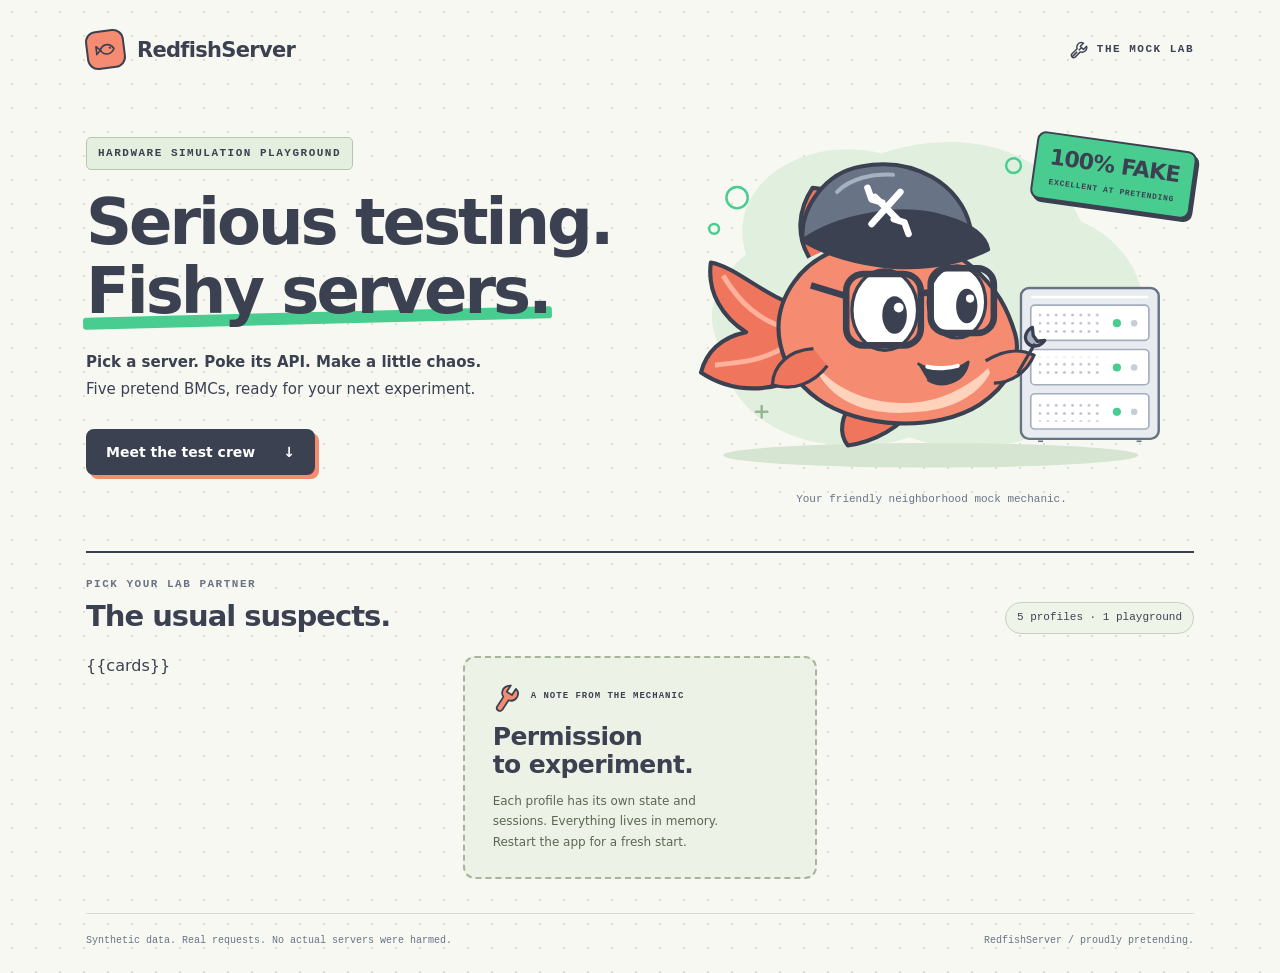
<file: src/redfish_mock/_static/catalog.html>
<!doctype html>
<html lang="en">
<head>
  <meta charset="utf-8">
  <meta name="viewport" content="width=device-width, initial-scale=1">
  <title>RedfishServer — The Mock Lab</title>
  <link rel="icon" href="data:,">
  <style>
    :root { color-scheme: light; --ink: #3b4151; --green: #49cc90; --coral: #f58b70; --paper: #f7f8f2; font-family: ui-rounded, "SF Pro Rounded", system-ui, sans-serif; color: var(--ink); background: var(--paper); }
    * { box-sizing: border-box; }
    body { margin: 0; background-image: radial-gradient(#d9dfd4 .9px, transparent .9px); background-size: 24px 24px; }
    a { color: inherit; text-underline-offset: 4px; }
    a:focus-visible { outline: 3px solid #227c55; outline-offset: 5px; }
    .page { max-width: 1180px; margin: auto; padding: 30px 36px 24px; }
    .topbar, .brand, .lab-label { display: flex; align-items: center; }
    .topbar { justify-content: space-between; gap: 20px; }
    .brand { gap: 12px; font-size: 21px; font-weight: 800; letter-spacing: -.7px; }
    .brand-icon { width: 39px; height: 39px; padding: 7px; border: 2px solid var(--ink); border-radius: 11px; background: var(--coral); transform: rotate(-7deg); }
    .lab-label { gap: 8px; font: 700 11px/1.4 ui-monospace, monospace; letter-spacing: 1.5px; }
    .lab-label svg { width: 19px; height: 19px; }
    .hero { display: grid; grid-template-columns: 1.08fr 1fr; align-items: center; gap: 16px; padding: 36px 0 44px; }
    .eyebrow, .kicker { font: 700 11px/1.5 ui-monospace, monospace; letter-spacing: 1.5px; }
    .eyebrow { display: inline-block; background: #e5efdf; border: 1px solid #b5c8af; padding: 7px 11px; border-radius: 5px; }
    h1 { margin: 18px 0 22px; font-size: clamp(39px, 5.1vw, 64px); line-height: 1.09; letter-spacing: -3px; font-weight: 850; }
    h1 span { position: relative; display: inline-block; z-index: 0; }
    h1 span::after { position: absolute; content: ""; height: 17%; background: var(--green); left: -3px; right: -3px; bottom: 3px; transform: rotate(-1.4deg); z-index: -1; border-radius: 3px; }
    .intro { font-size: 15px; line-height: 1.8; max-width: 470px; margin: 0 0 26px; }
    .intro strong { font-weight: 600; }
    .meet-link { display: inline-flex; gap: 28px; align-items: center; background: var(--ink); border: 2px solid var(--ink); color: white; text-decoration: none; font-size: 14px; font-weight: 700; padding: 13px 18px; border-radius: 8px; box-shadow: 4px 4px 0 var(--coral); transition: transform .15s, box-shadow .15s; }
    .meet-link:hover { transform: translate(2px, 2px); box-shadow: 2px 2px 0 var(--coral); }
    .hero-art { position: relative; margin: 0; }
    .mascot-art { display: block; width: 100%; height: auto; }
    .stamp { position: absolute; top: 9%; right: 0; transform: rotate(8deg); text-align: center; border: 2px solid var(--ink); background: var(--green); border-radius: 9px; padding: 10px 13px; box-shadow: 3px 3px 0 var(--ink); }
    .stamp strong { display: block; font-size: 22px; letter-spacing: -.7px; }
    .stamp span { font: 700 8px/1.5 ui-monospace, monospace; letter-spacing: .7px; }
    figcaption { text-align: center; margin-top: -8px; font: 11px/1.5 ui-monospace, monospace; color: #687385; }
    .bubble { animation: drift 5s ease-in-out infinite; }
    .bubble:nth-child(2n) { animation-delay: -2.5s; }
    @keyframes drift { 50% { transform: translateY(-7px); } }
    .section-heading { display: flex; align-items: flex-end; justify-content: space-between; gap: 20px; border-top: 2px solid var(--ink); padding-top: 23px; margin-bottom: 22px; }
    .kicker { margin: 0 0 6px; color: #687385; }
    h2 { font-size: 29px; line-height: 1.2; letter-spacing: -1px; margin: 0; }
    .profile-count { white-space: nowrap; border: 1px solid #c6d2c0; border-radius: 100px; padding: 7px 11px; background: #eff4e9; font: 11px/1.4 ui-monospace, monospace; }
    .profiles { display: grid; grid-template-columns: repeat(3, minmax(0, 1fr)); gap: 22px; }
    .profile-card { background: #fffefb; border: 2px solid var(--ink); border-radius: 12px; box-shadow: 4px 4px 0 #d4dfcc; overflow: hidden; }
    .rack-strip { display: flex; align-items: center; gap: 12px; padding: 12px 18px; border-bottom: 2px solid var(--ink); background: #edf0e9; }
    .rack-vents { width: 30px; height: 14px; background: repeating-linear-gradient(90deg, #9ca797 0 2px, transparent 2px 6px); }
    .unit { font: 11px/1 ui-monospace, monospace; letter-spacing: 1px; }
    .mock-label { margin-left: auto; display: flex; align-items: center; gap: 6px; font: 700 10px/1 ui-monospace, monospace; }
    .mock-label i { width: 7px; height: 7px; border-radius: 50%; background: var(--green); box-shadow: 0 0 0 2px #d4e9d6; }
    .card-content { padding: 21px 21px 18px; }
    code { font-size: 11px; background: #f0f2ec; border: 1px solid #dce2d7; padding: 3px 6px; border-radius: 4px; color: #596550; }
    h3 { font-size: 23px; line-height: 1.25; letter-spacing: -.6px; margin: 12px 0 6px; }
    .card-content p { color: #687385; font-size: 13px; line-height: 1.5; margin: 0 0 20px; }
    .swagger-link { display: flex; justify-content: space-between; align-items: center; background: #c4efd8; border: 1.5px solid var(--ink); border-radius: 6px; padding: 10px 12px; font-size: 13px; font-weight: 750; text-decoration: none; transition: background .15s; }
    .swagger-link:hover { background: var(--green); }
    .swagger-link span { font-size: 19px; line-height: 1; }
    .api-links { display: flex; align-items: center; gap: 10px; margin-top: 15px; font-size: 11px; }
    .api-links a { text-decoration-color: #b5c0ae; }
    .api-links a:hover { text-decoration-color: var(--ink); }
    .api-links span { color: #b3bdac; }
    .lab-note { display: flex; flex-direction: column; justify-content: center; padding: 25px 28px; background: #edf2e6; border: 2px dashed #a7b69b; border-radius: 12px; }
    .note-heading { display: flex; align-items: center; gap: 10px; margin-bottom: 12px; }
    .note-heading svg { width: 28px; height: 28px; transform: rotate(-12deg); }
    .note-heading span { font: 700 9px/1.5 ui-monospace, monospace; letter-spacing: 1px; }
    .lab-note h3 { margin: 0 0 11px; font-size: 25px; line-height: 1.15; }
    .lab-note p { font-size: 12px; line-height: 1.7; margin: 0; color: #5b6754; max-width: 260px; }
    footer { display: flex; justify-content: space-between; gap: 20px; border-top: 1px solid #d4ddce; margin-top: 34px; padding-top: 18px; color: #687385; font: 10px/1.7 ui-monospace, monospace; }
    @media (max-width: 900px) {
      .page { padding: 26px; } h1 { font-size: 45px; letter-spacing: -2px; }
      .profiles { grid-template-columns: repeat(2, minmax(0, 1fr)); }
      .stamp { padding: 8px; } .stamp strong { font-size: 18px; } .stamp span { font-size: 7px; }
      .intro { font-size: 14px; } .eyebrow { font-size: 9px; letter-spacing: .8px; }
    }
    @media (max-width: 600px) {
      .page { padding: 23px 20px; } .brand { font-size: 18px; } .brand-icon { width: 34px; height: 34px; }
      .lab-label { font-size: 8px; letter-spacing: .8px; } .lab-label svg { display: none; }
      .hero { grid-template-columns: 1fr; padding: 32px 0 30px; gap: 18px; }
      h1 { font-size: clamp(39px, 9vw, 52px); letter-spacing: -2px; }
      .hero-art { max-width: 390px; width: 100%; justify-self: center; }
      .stamp { right: 6px; top: 7%; } .stamp strong { font-size: 22px; }
      .profiles { grid-template-columns: 1fr; gap: 18px; }
      .section-heading { align-items: flex-start; flex-direction: column; gap: 12px; }
      h2 { font-size: 27px; } .profile-count { font-size: 10px; }
      .card-content { padding: 22px; } .api-links { font-size: 12px; }
      .lab-note { padding: 26px; } footer { flex-direction: column; gap: 5px; font-size: 10px; }
    }
    @media (prefers-reduced-motion: reduce) { *, *::before, *::after { animation: none !important; transition: none !important; } }
  </style>
</head>
<body>
  <div class="page">
    <header class="topbar">
      <div class="brand">
        <svg class="brand-icon" viewBox="0 0 32 32" aria-hidden="true"><path d="M8 16C13 6 24 7 29 16c-5 9-16 10-21 0L2 22V10Z" fill="none" stroke="#3b4151" stroke-width="2.5" stroke-linejoin="round"/><circle cx="23" cy="14" r="1.8" fill="#3b4151"/></svg>
        RedfishServer
      </div>
      <div class="lab-label"><svg viewBox="0 0 24 24" aria-hidden="true"><path d="m9 15-6 6m8-8 3-3m0-7a6 6 0 0 0-5 8l-7 7a3 3 0 0 0 4 4l7-7a6 6 0 0 0 8-7l-4 4-4-4 4-4Z" fill="none" stroke="currentColor" stroke-width="1.8" stroke-linejoin="round"/></svg> THE MOCK LAB</div>
    </header>
    <main>
      <section class="hero" aria-labelledby="welcome-title">
        <div>
          <span class="eyebrow">HARDWARE SIMULATION PLAYGROUND</span>
          <h1 id="welcome-title">Serious testing.<br><span>Fishy servers.</span></h1>
          <p class="intro"><strong>Pick a server. Poke its API. Make a little chaos.</strong><br>Five pretend BMCs, ready for your next experiment.</p>
          <a class="meet-link" href="#profiles">Meet the test crew <span aria-hidden="true">↓</span></a>
        </div>
        <figure class="hero-art">
          <svg class="mascot-art" xmlns="http://www.w3.org/2000/svg" viewBox="0 0 640 480" role="img" aria-labelledby="mechanic-title">
<title id="mechanic-title">The Redfish technician, a cheerful fish with glasses, a cap and a wrench, tending a pretend server.</title>
  <defs>
    <pattern id="vents" width="10" height="10" patternUnits="userSpaceOnUse">
      <circle cx="5" cy="5" r="1.7" fill="#b5bec9"/>
    </pattern>
    <symbol id="rack" viewBox="0 0 172 190">
      <rect x="2" y="2" width="168" height="184" rx="10" fill="#e8ecf0" stroke="#687385" stroke-width="3"/>
      <path d="M16 13h140" stroke="#fff" stroke-width="3" stroke-linecap="round"/>
      <g fill="#fff" stroke="#a4aebc" stroke-width="2">
        <rect x="14" y="23" width="144" height="43" rx="5"/>
        <rect x="14" y="77" width="144" height="43" rx="5"/>
        <rect x="14" y="131" width="144" height="43" rx="5"/>
      </g>
      <g fill="url(#vents)">
        <rect x="24" y="32" width="76" height="25"/>
        <rect x="24" y="86" width="76" height="25"/>
        <rect x="24" y="140" width="76" height="25"/>
      </g>
      <g fill="#49cc90">
        <circle cx="119" cy="45" r="5"/>
        <circle cx="119" cy="99" r="5"/>
        <circle cx="119" cy="153" r="5"/>
      </g>
      <g fill="#c5cdd6">
        <circle cx="140" cy="45" r="4"/>
        <circle cx="140" cy="99" r="4"/>
        <circle cx="140" cy="153" r="4"/>
      </g>
      <path d="M26 188v2m120-2v2" stroke="#687385" stroke-width="6"/>
    </symbol>
  </defs>
<path d="M94 182C67 99 163 35 259 59c100-33 205-8 243 83 80 34 107 130 32 197-44 63-144 100-241 66-98 33-223-11-226-102-24-34-21-81 27-121Z" fill="#e1efdf"/>
<ellipse cx="319" cy="427" rx="253" ry="15" fill="#d6e5d1"/>
<g fill="none" stroke="#49cc90" stroke-width="3">
<circle class="bubble" cx="83" cy="113" r="13"/><circle class="bubble" cx="55" cy="151" r="6"/>
<circle class="bubble" cx="420" cy="74" r="9"/><circle class="bubble" cx="587" cy="262" r="9"/>
</g>
<g stroke="#96b597" stroke-width="3" stroke-linecap="round"><path d="M113 367v14m-7-7h14M549 335v14m-7-7h14"/></g>
<use href="#rack" x="427" y="221" width="172" height="190"/>
  <g transform="translate(0 25)" stroke="#3b4151" stroke-linejoin="round">
    <!-- The fish keeps the README's playful identity in a simple vector style. -->
    <path d="M165 222C118 211 84 173 51 167c-5 37 15 67 43 85-31 6-49 25-55 49 39 26 83 25 131 3z"
          fill="#ef765d" stroke-width="5"/>
    <path d="M66 183c20 33 43 55 83 66M56 292c34-3 59-5 94-27" fill="none" stroke="#ffb19c" stroke-width="6"/>
    <path d="M171 161c-16-26-14-58 4-85 26 1 50 25 61 55" fill="#ef765d" stroke-width="5"/>
    <path d="M225 335c-15 19-19 40-7 55 31-4 65-21 87-53" fill="#ef765d" stroke-width="5"/>
    <path d="M153 190c43-61 158-67 215-19 32 27 45 53 54 83 9 32-11 65-43 86-53 34-147 30-198-7-49-36-63-95-28-143z"
          fill="#f58b70" stroke-width="5"/>
    <path d="M174 286c37 52 115 65 170 40 19-9 37-20 52-38-7 35-47 58-91 61-64 7-112-12-131-63z"
          fill="#ffd2bb" stroke="none"/>
    <path d="M176 272c-30 2-49 20-50 44 25 8 50-1 67-23" fill="#ef765d" stroke-width="4"/>
    <path d="M163 140c-4-39 28-83 71-90 65-13 122 23 133 73l-83 48z"
          fill="#687385" stroke-width="5"/>
    <path d="M163 140c43-30 120-45 174-28 31 9 49 23 52 39-36 18-76 24-119 21-37-3-78-14-107-32z"
          fill="#3b4151" stroke-width="5"/>
    <path d="M205 81c15-16 44-23 68-21" fill="none" stroke="#a7b1bf" stroke-width="5" stroke-linecap="round"/>
    <g stroke="#fff" stroke-width="8" stroke-linecap="round" fill="none">
      <path d="m251 87 29 29m-38-40 5 14 13 4m14 20 13 4 5 14"/>
      <path d="m282 81-35 39"/>
    </g>
    <g fill="#fff" stroke-width="4">
      <ellipse cx="263" cy="225" rx="40" ry="49"/>
      <ellipse cx="351" cy="215" rx="35" ry="44"/>
    </g>
    <g fill="#3b4151" stroke="none">
      <ellipse cx="275" cy="231" rx="15" ry="23"/>
      <ellipse cx="363" cy="220" rx="13" ry="21"/>
    </g>
    <g fill="#fff" stroke="none">
      <circle cx="280" cy="222" r="6"/>
      <circle cx="367" cy="211" r="5"/>
    </g>
    <g fill="none" stroke-width="8">
      <rect x="216" y="181" width="91" height="87" rx="21"/>
      <rect x="319" y="174" width="77" height="79" rx="20"/>
      <path d="M307 204h12m-103 4-43-13"/>
    </g>
    <path d="M303 290c19 12 45 11 62-2-4 25-32 34-50 22" fill="#3b4151" stroke-width="3"/>
    <path d="M315 294c11 3 27 2 37-1" stroke="#fff" stroke-width="5" stroke-linecap="round"/>
    <path d="M386 287c24-15 42-15 59-7-9 21-28 34-49 34" fill="#f58b70" stroke-width="4"/>
    <path d="m425 302 21-36m-3-20c-8 4-11 13-6 19 6 7 16 4 21-3l-9 1-5-7z"
          fill="#a7b1bf" stroke-width="4"/>
  </g>

</svg>
          <div class="stamp"><strong>100% FAKE</strong><span>EXCELLENT AT PRETENDING</span></div>
          <figcaption>Your friendly neighborhood mock mechanic.</figcaption>
        </figure>
      </section>
      <section id="profiles" aria-labelledby="profiles-title">
        <div class="section-heading">
          <div><p class="kicker">PICK YOUR LAB PARTNER</p><h2 id="profiles-title">The usual suspects.</h2></div>
          <span class="profile-count">5 profiles · 1 playground</span>
        </div>
        <div class="profiles">{{cards}}
          <aside class="lab-note" aria-labelledby="note-title">
            <div class="note-heading"><svg viewBox="0 0 32 32" aria-hidden="true"><path d="M19 4a8 8 0 0 0-7 11L3 24a3.5 3.5 0 0 0 5 5l9-9A8 8 0 0 0 28 9l-6 6-5-5 6-6Z" fill="#f58b70" stroke="#3b4151" stroke-width="2" stroke-linejoin="round"/></svg><span>A NOTE FROM THE MECHANIC</span></div>
            <h3 id="note-title">Permission<br>to experiment.</h3>
            <p>Each profile has its own state and sessions. Everything lives in memory. Restart the app for a fresh start.</p>
          </aside>
        </div>
      </section>
    </main>
    <footer><span>Synthetic data. Real requests. No actual servers were harmed.</span><span>RedfishServer / proudly pretending.</span></footer>
  </div>
</body>
</html>
</file>
